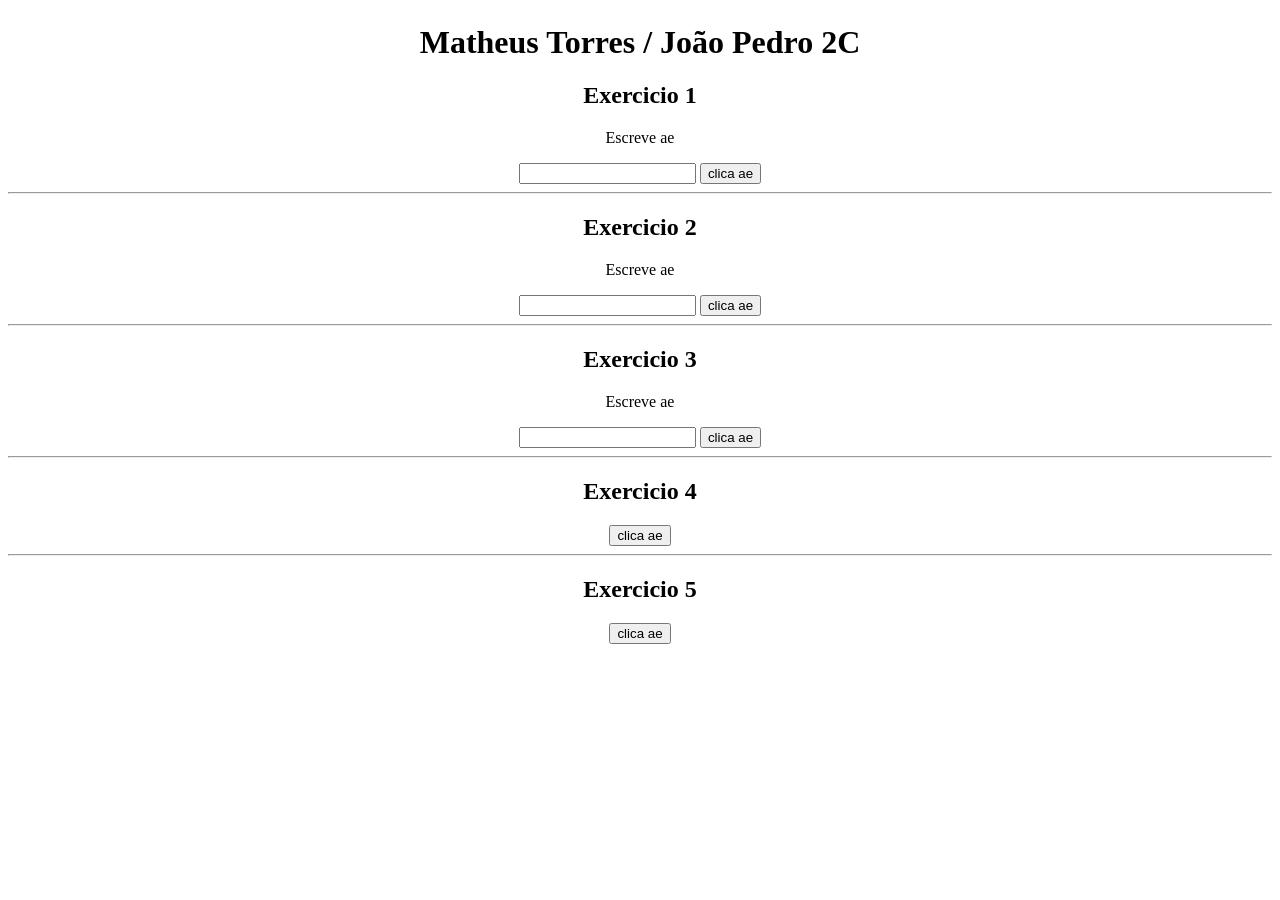
<file: aula06/index.html>
<!DOCTYPE html>
<html lang="pt-br">

<head>
    <meta charset="UTF-8">
    <meta name="viewport" content="width=device-width, initial-scale=1.0">
    <link rel="stylesheet" href="estilo.css">
    <title>DOM</title>
</head>

<body>
    <div>
        <h1>Matheus Torres / João Pedro 2C</h1>
        <h2>Exercicio 1</h2>
        <p id="p1">Escreve ae</p>
        <input type="text" id="input1">
        <button onclick="ex1()" type="button">clica ae</button>
    </div>
    <hr>
    <div>
        <h2>Exercicio 2</h2>
        <p id="p2">Escreve ae</p>
        <input type="number" id="input2">
        <button onclick="ex2()" type="button">clica ae</button>
    </div>
    <hr>
    <div>
        <h2>Exercicio 3</h2>
        <p id="p3">Escreve ae</p>
        <input type="number" id="input3">
        <button onclick="ex3()" type="button">clica ae</button>
    </div>
    <hr>
    <div>
        <h2>Exercicio 4</h2>
        <button onclick="ex4()" type="button">clica ae</button>
    </div>
    <hr>
    <div>
        <h2>Exercicio 5</h2>
        <button onclick="ex5()" type="button">clica ae</button>
    </div>
    <script src="script.js"></script>
</body>

</html>
</file>
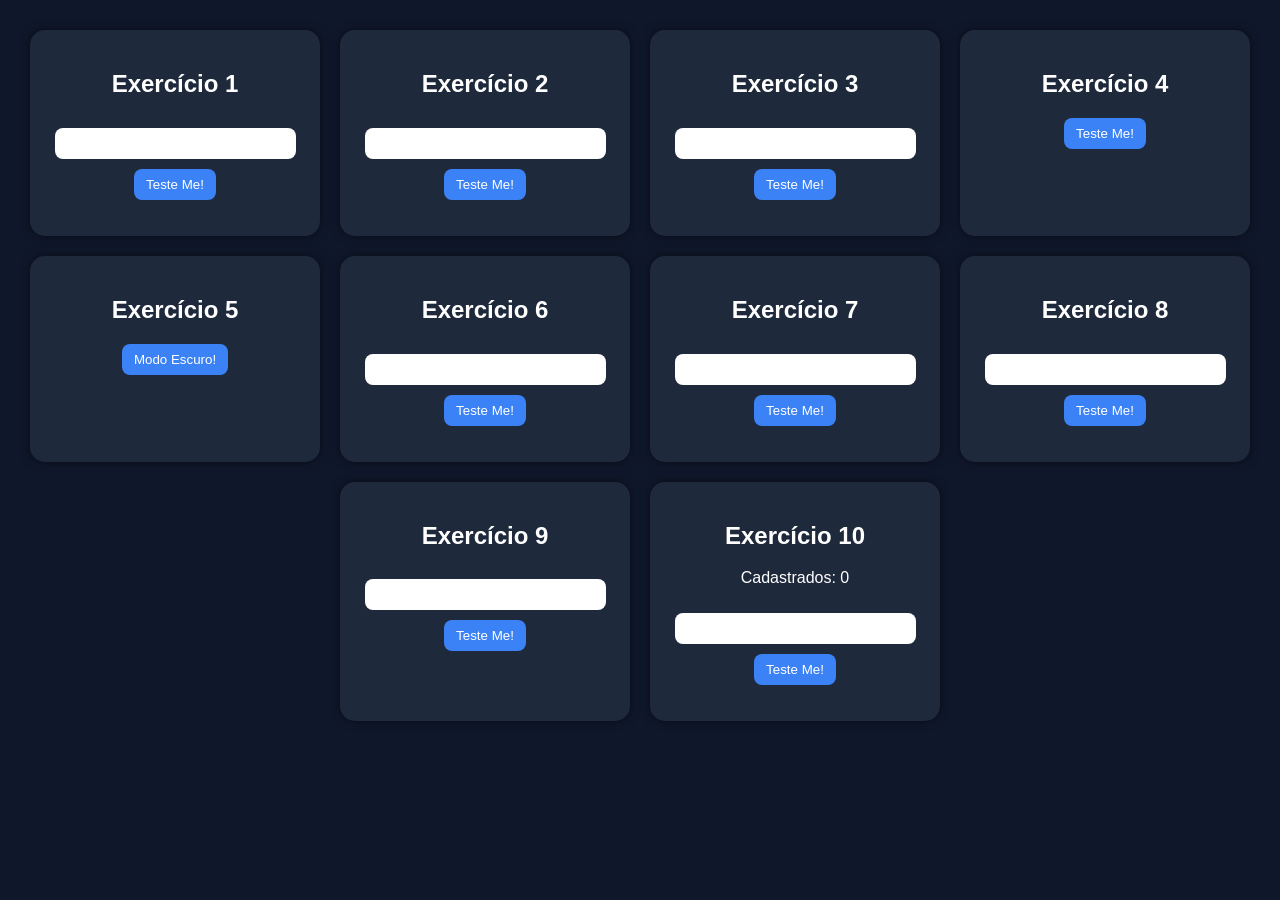
<file: aula07/index.html>
<!DOCTYPE html>
<html lang="pt-br">
<head>
    <meta charset="UTF-8">
    <meta name="viewport" content="width=device-width, initial-scale=1.0">
    <title>Aula - Exercícios 1 a 10</title>
    <script src="script.js"></script>
    <link rel="stylesheet" href="estilo.css">
</head>
<body>

    <div class="container">

        <div class="card">
            <h2>Exercício 1</h2>
            <input type="text" id="input">   
            <button onclick="ex1()">Teste Me!</button>
            <p id="ex1"></p>
        </div>

        <div class="card">
            <h2>Exercício 2</h2>
            <input type="text" id="input2">   
            <button onclick="ex2()">Teste Me!</button>
            <p id="ex2"></p>
        </div>

        <div class="card">
            <h2>Exercício 3</h2>
            <input type="text" id="input3">   
            <button onclick="ex3()">Teste Me!</button>
            <p id="ex3"></p>
        </div>

        <div class="card">
            <h2>Exercício 4</h2>
            <button onclick="ex4()">Teste Me!</button>
        </div>

        <div class="card">
            <h2>Exercício 5</h2>
            <button onclick="ex5()" id="botao">Modo Escuro!</button>
        </div>

        <div class="card">
            <h2>Exercício 6</h2>
            <input type="text" id="input6">   
            <button onclick="ex6()">Teste Me!</button>
            <ul id="lista"></ul>
        </div>

        <div class="card">
            <h2>Exercício 7</h2>
            <input type="text" id="input7">   
            <button onclick="ex7()">Teste Me!</button>
            <ul id="lista2"></ul>
        </div>

        <div class="card">
            <h2>Exercício 8</h2>
            <input type="text" id="input8"> 
            <button onclick="ex8()">Teste Me!</button>
            <p id="ex8"></p>
        </div>

        <div class="card">
            <h2>Exercício 9</h2>
            <input type="text" id="input9"> 
            <button onclick="ex9()">Teste Me!</button>
            <p id="ex9"></p>
        </div>

        <div class="card">
            <h2>Exercício 10</h2>
            <p>Cadastrados: <span id="contador">0</span></p>
            <input type="text" id="input10"> 
            <button onclick="ex10()">Teste Me!</button>
            <ul id="ex10"></ul>
        </div>

    </div>

</body>
</html>
</file>
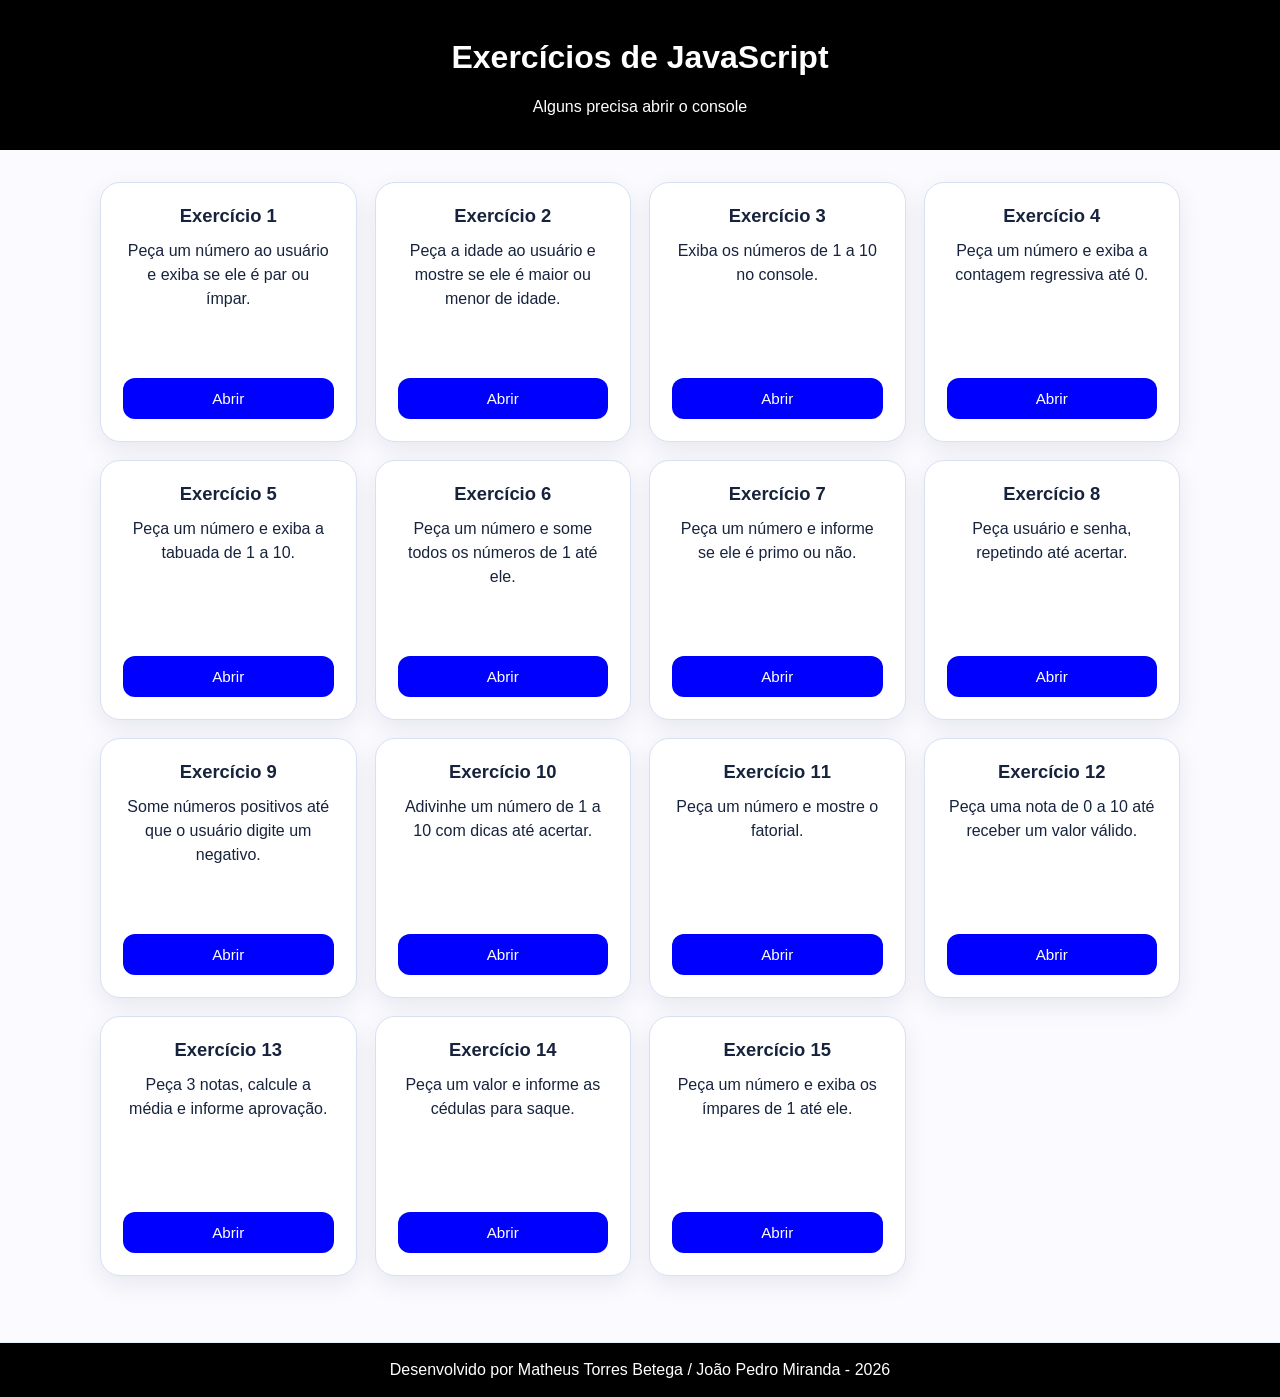
<file: site-iw/index.html>
<!DOCTYPE html>
<html lang="pt-BR">
<head>
  <meta charset="UTF-8">
  <meta name="viewport" content="width=device-width, initial-scale=1.0">
  <title>Exercícios</title>
  <link rel="stylesheet" href="style.css">
</head>
<body>
    <header>
            <h1>Exercícios de JavaScript</h1>
            <p>Alguns precisa abrir o console</p>
    </header>
  <div class="container">
    <div class="cards">
      <div class="card">
        <h4 class="card-title">Exercício 1</h4>
        <p class="card-text">Peça um número ao usuário e exiba se ele é par ou ímpar.</p>
        <button class="btn btn-primary mt-auto" onclick="verificarParOuImpar()">Abrir</button>
      </div>

      <div class="card">
        <h4 class="card-title">Exercício 2</h4>
        <p class="card-text">Peça a idade ao usuário e mostre se ele é maior ou menor de idade.</p>
        <button class="btn btn-primary mt-auto" onclick="verificarMaioridade()">Abrir</button>
      </div>

      <div class="card">
        <h4 class="card-title">Exercício 3</h4>
        <p class="card-text">Exiba os números de 1 a 10 no console.</p>
        <button class="btn btn-primary mt-auto" onclick="contarUmADez()">Abrir</button>
      </div>

      <div class="card">
        <h4 class="card-title">Exercício 4</h4>
        <p class="card-text">Peça um número e exiba a contagem regressiva até 0.</p>
        <button class="btn btn-primary mt-auto" onclick="contagemRegressiva()">Abrir</button>
      </div>

      <div class="card">
        <h4 class="card-title">Exercício 5</h4>
        <p class="card-text">Peça um número e exiba a tabuada de 1 a 10.</p>
        <button class="btn btn-primary mt-auto" onclick="mostrarTabuada()">Abrir</button>
      </div>

      <div class="card">
        <h4 class="card-title">Exercício 6</h4>
        <p class="card-text">Peça um número e some todos os números de 1 até ele.</p>
        <button class="btn btn-primary mt-auto" onclick="somatorio()">Abrir</button>
      </div>

      <div class="card">
        <h4 class="card-title">Exercício 7</h4>
        <p class="card-text">Peça um número e informe se ele é primo ou não.</p>
        <button class="btn btn-primary mt-auto" onclick="verificarPrimo()">Abrir</button>
      </div>

      <div class="card">
        <h4 class="card-title">Exercício 8</h4>
        <p class="card-text">Peça usuário e senha, repetindo até acertar.</p>
        <button class="btn btn-primary mt-auto" onclick="loginSimples()">Abrir</button>
      </div>

      <div class="card">
        <h4 class="card-title">Exercício 9</h4>
        <p class="card-text">Some números positivos até que o usuário digite um negativo.</p>
        <button class="btn btn-primary mt-auto" onclick="somarNumerosPositivos()">Abrir</button>
      </div>

      <div class="card">
        <h4 class="card-title">Exercício 10</h4>
        <p class="card-text">Adivinhe um número de 1 a 10 com dicas até acertar.</p>
        <button class="btn btn-primary mt-auto" onclick="adivinhacao()">Abrir</button>
      </div>

      <div class="card">
        <h4 class="card-title">Exercício 11</h4>
        <p class="card-text">Peça um número e mostre o fatorial.</p>
        <button class="btn btn-primary mt-auto" onclick="calcularFatorial()">Abrir</button>
      </div>

      <div class="card">
        <h4 class="card-title">Exercício 12</h4>
        <p class="card-text">Peça uma nota de 0 a 10 até receber um valor válido.</p>
        <button class="btn btn-primary mt-auto" onclick="validarNota()">Abrir</button>
      </div>

      <div class="card">
        <h4 class="card-title">Exercício 13</h4>
        <p class="card-text">Peça 3 notas, calcule a média e informe aprovação.</p>
        <button class="btn btn-primary mt-auto" onclick="mediaNotas()">Abrir</button>
      </div>

      <div class="card">
        <h4 class="card-title">Exercício 14</h4>
        <p class="card-text">Peça um valor e informe as cédulas para saque.</p>
        <button class="btn btn-primary mt-auto" onclick="caixaEletronico()">Abrir</button>
      </div>

      <div class="card">
        <h4 class="card-title">Exercício 15</h4>
        <p class="card-text">Peça um número e exiba os ímpares de 1 até ele.</p>
        <button class="btn btn-primary mt-auto" onclick="mostrarImpares()">Abrir</button>
      </div>
    </div>
  </div>

  <footer class="text-center">Desenvolvido por Matheus Torres Betega / João Pedro Miranda - 2026</footer>
  <script src="script.js"></script>
</body>
</html>
</file>
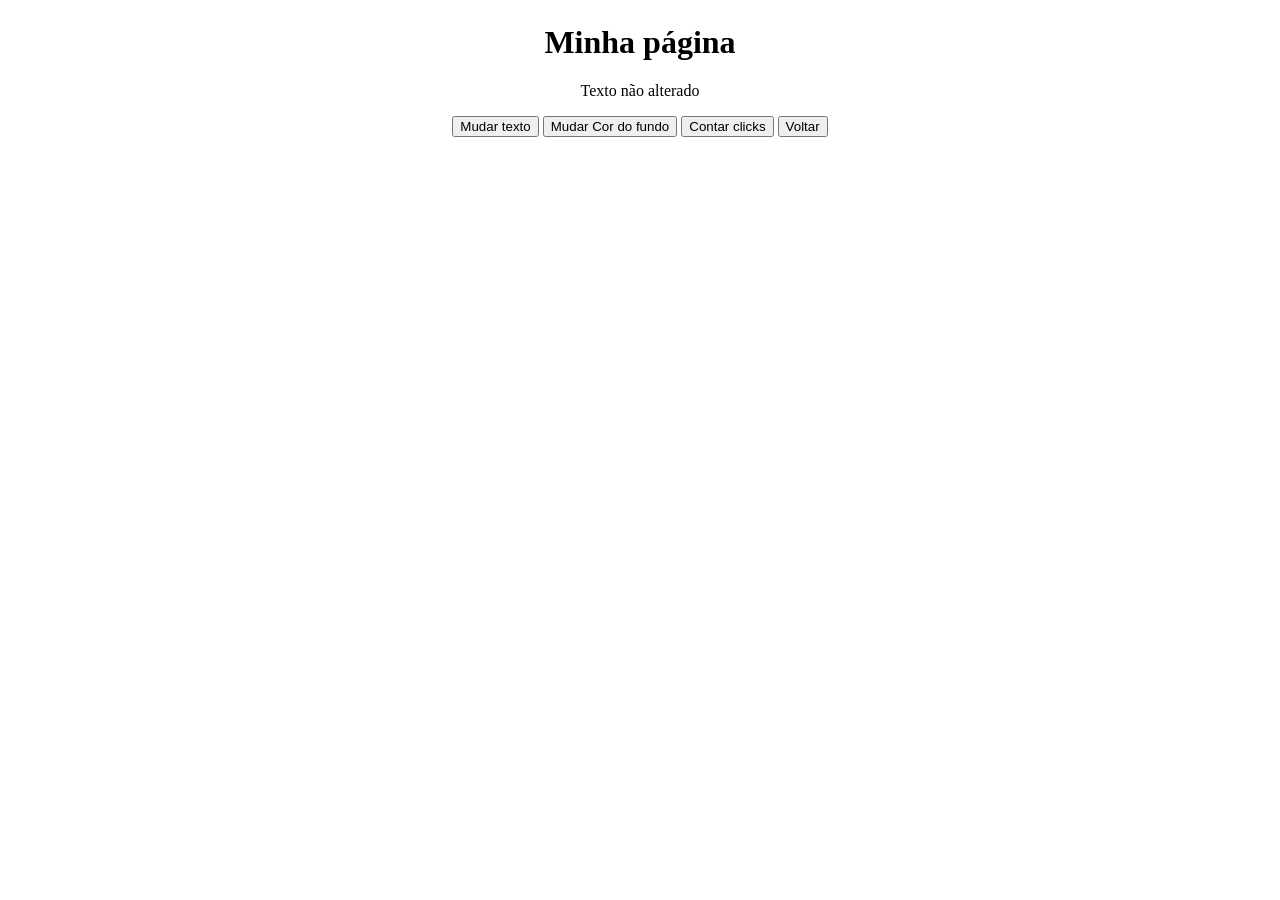
<file: DOM/botaos.html>
<!DOCTYPE html>
<html lang="pt-br">

<head>
    <meta charset="UTF-8">
    <meta name="viewport" content="width=device-width, initial-scale=1.0">
    <link rel="stylesheet" href="estilo.css">
    <title>Document</title>
</head>

<body>
    <div>
        <h1>Minha página</h1>
        <p id="texto">Texto não alterado</p>
        <p id="contador"></p>
        <button onclick="mudarTexto()">Mudar texto</button>
        <button onclick="mudarCor()">Mudar Cor do fundo</button>
        <button onclick="contador()">Contar clicks</button>
        <a href="index.html"><button>Voltar</button></a>
    </div>
    <script>
        let i = 0; let num = 0;
        function mudarCor() {
            if (i ==1 ) {
                cor = "cyan";
            }
            else if (i ==2) {
                cor = "orange";
            }
            else  if (i ==3){
                cor = "red";
            }
            else  if (i ==4){
                cor = "blue";
            }
            else if (i ==5){
                cor = "yellow";
            }
            else if (i ==6){
                cor = "purple";
            }
            else {
                cor = "pink";
            }
            document.body.style.backgroundColor = cor;
            if (i == 7) {
                i = 0;
            }else
            i++;
        }
        function mudarTexto() {
            document.getElementById("texto").innerText = "Texto alterado!";
        }
        function contador() {
            document.getElementById("contador").innerText = "Contador: " + num;
            num++;
        }
    </script>


</body>

</html>
</file>
<file: aula06/estilo.css>
body {
    text-align: center;
    justify-content: center;
    align-items: center;
    margin-top:1.5em;
}
</file>
<file: aula07/estilo.css>
body {
    margin: 0;
    font-family: Arial, sans-serif;
    background-color: #0f172a;
    color: white;
}

/* Container centralizado */
.container {
    display: flex;
    flex-wrap: wrap;
    justify-content: center;
    gap: 20px;
    padding: 30px;
}

/* Card */
.card {
    background-color: #1e293b;
    padding: 20px;
    border-radius: 15px;
    width: 250px;
    text-align: center;
    box-shadow: 0 0 10px rgba(0,0,0,0.5);
    transition: 0.3s;
}

.card:hover {
    transform: scale(1.05);
}

/* Inputs */
input {
    width: 90%;
    padding: 8px;
    margin: 10px 0;
    border-radius: 8px;
    border: none;
}

/* Botões */
button {
    padding: 8px 12px;
    border: none;
    border-radius: 8px;
    background-color: #3b82f6;
    color: white;
    cursor: pointer;
}

button:hover {
    background-color: #2563eb;
}
</file>
<file: site-iw/style.css>
:root {
  --background: #f0f4ff;
  --surface: #ffffff;
  --text: #17233d;
  --muted: #000000;
  --shadow: 0 14px 34px rgba(21, 43, 83, 0.12);
}

* {
  box-sizing: border-box;
}

body {
  margin: 0;
  min-height: 100vh;
  font-family: 'Segoe UI', Tahoma, Geneva, Verdana, sans-serif;
  background: rgb(250, 250, 255);
  color: var(--text);
}

.container {
  max-width: 1120px;
  margin: 0 auto;
  padding: 32px 20px 48px;
}

header {
  color: white;
  padding: 18px;
  text-align: center;
  background: black;
}


.cards {
  display: grid;
  grid-template-columns: repeat(auto-fit, minmax(240px, 1fr));
  gap: 18px;
}

.card {
  background: var(--surface);
  border: 1px solid #d7e1f3;
  border-radius: 20px;
  min-height: 260px;
  padding: 22px;
  display: flex;
  flex-direction: column;
  gap: 12px;
  box-shadow: 0 8px 24px rgba(15, 23, 42, 0.08);
  transition: transform 180ms ease, border-color 180ms ease, box-shadow 180ms ease;
}

.card:hover {
  transform: translateY(-4px);
  border-color: #a9bff6;
  box-shadow: 0 18px 35px rgba(16, 40, 76, 0.1);
}

.card-title {
  margin: 0;
  font-size: 1.15rem;
  text-align: center;
}

.card-text {
  margin: 0;
  line-height: 1.5;
  text-align: center;
}

.btn {
  border: none;
  border-radius: 12px;
  padding: 12px 16px;
  font-size: 0.95rem;
  cursor: pointer;
}

.btn-primary {
  background: blue ;
  color: #fff;
}

.mt-auto {
  margin-top: auto;
}

footer.text-center {
  color: white;
  margin: 18px auto 0;
  padding: 18px 0;
  text-align: center;
  background: black;
  border-top: 1px solid #e7efff;
}

@media (max-width: 520px) {
  .container {
    padding: 24px 16px 32px;
  }

  .card {
    min-height: 240px;
  }
}
</file>
<file: DOM/estilo.css>
body {
    text-align: center;
    justify-content: center;
    align-items: center;
    margin-top:1.5em;
}
</file>
